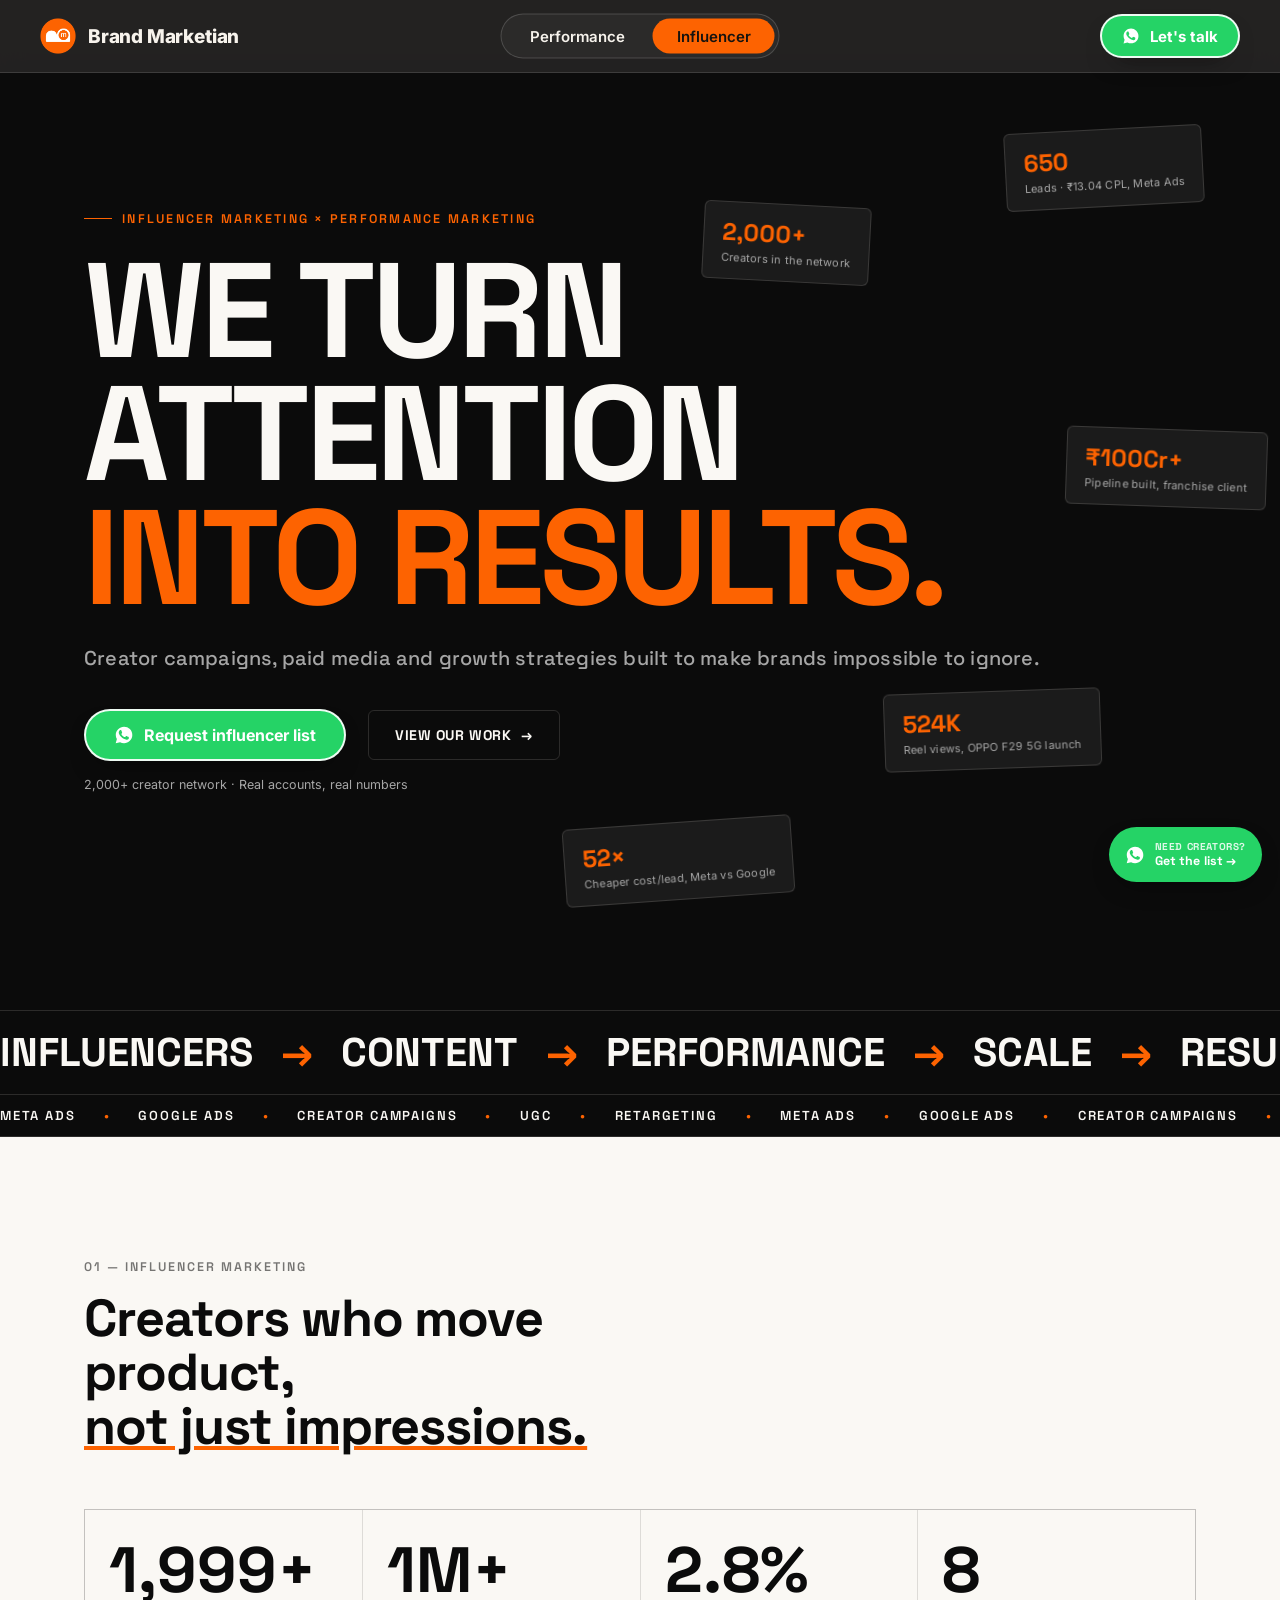
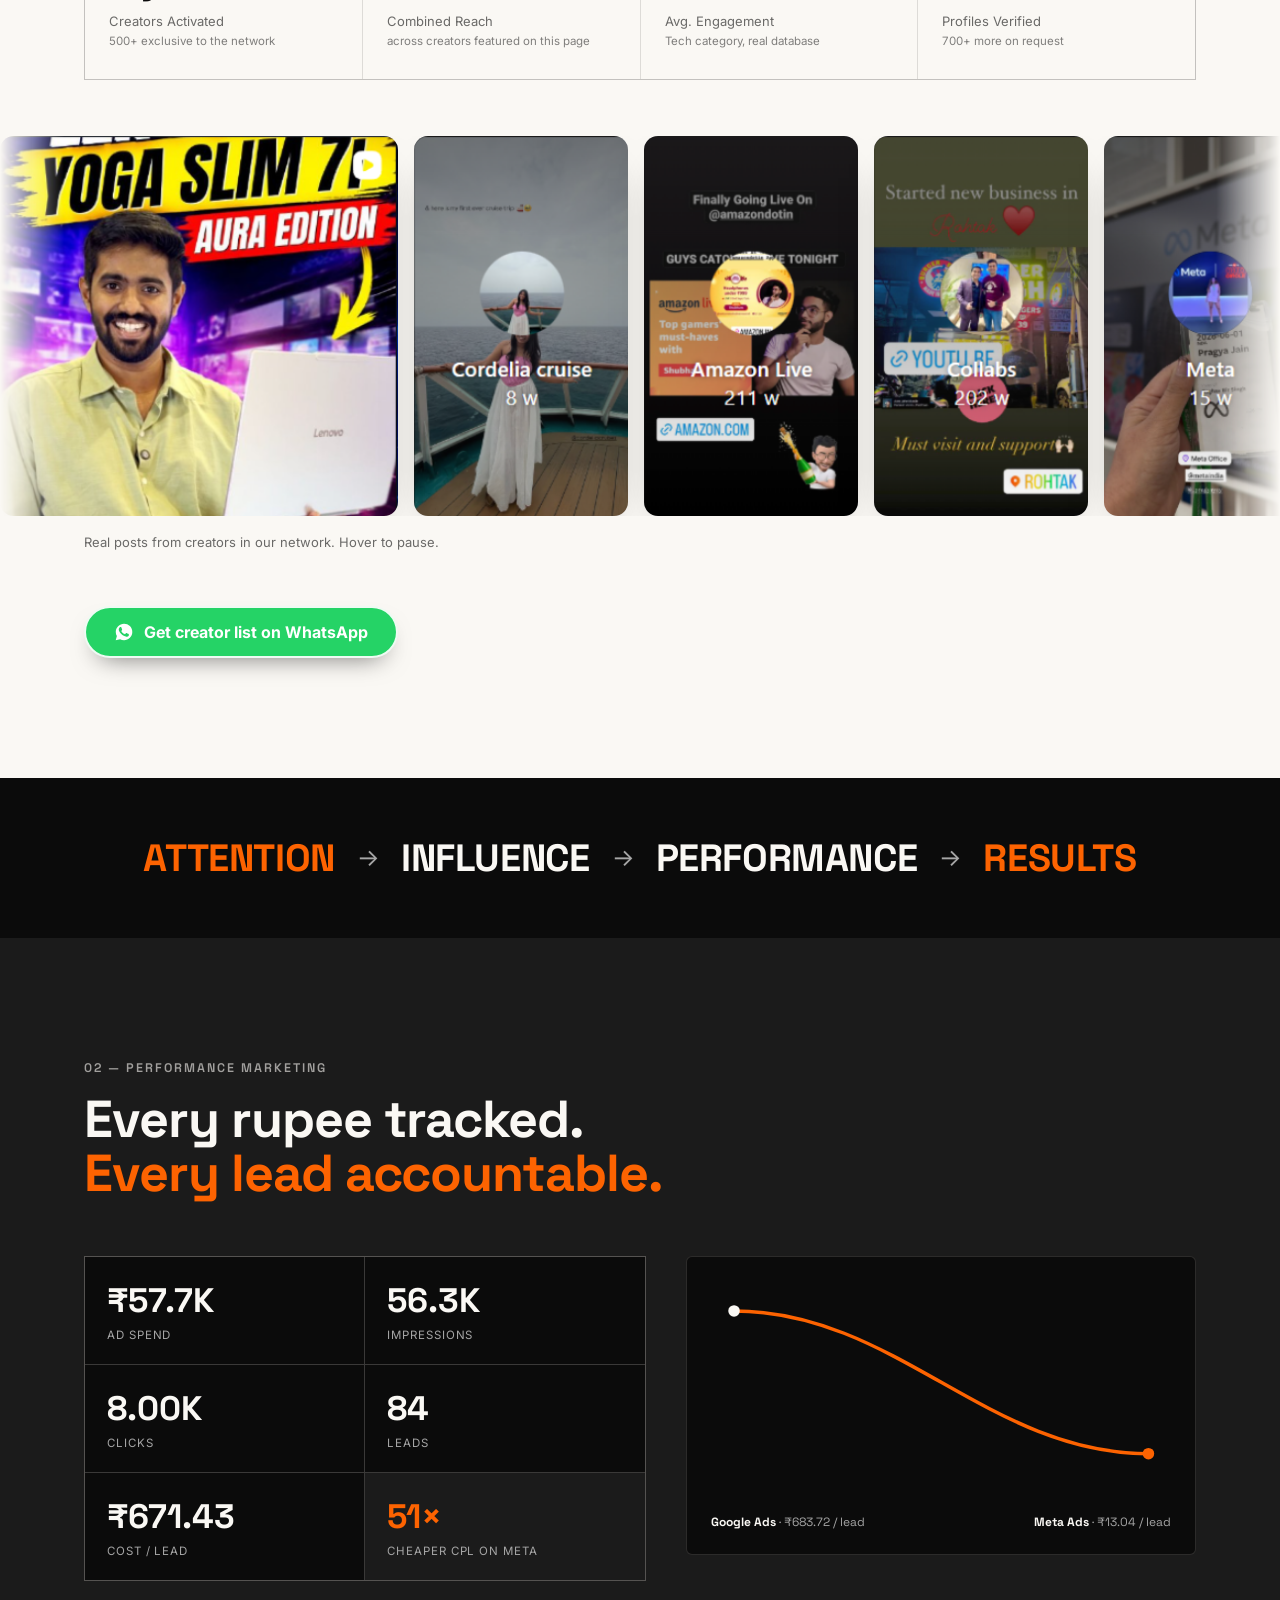
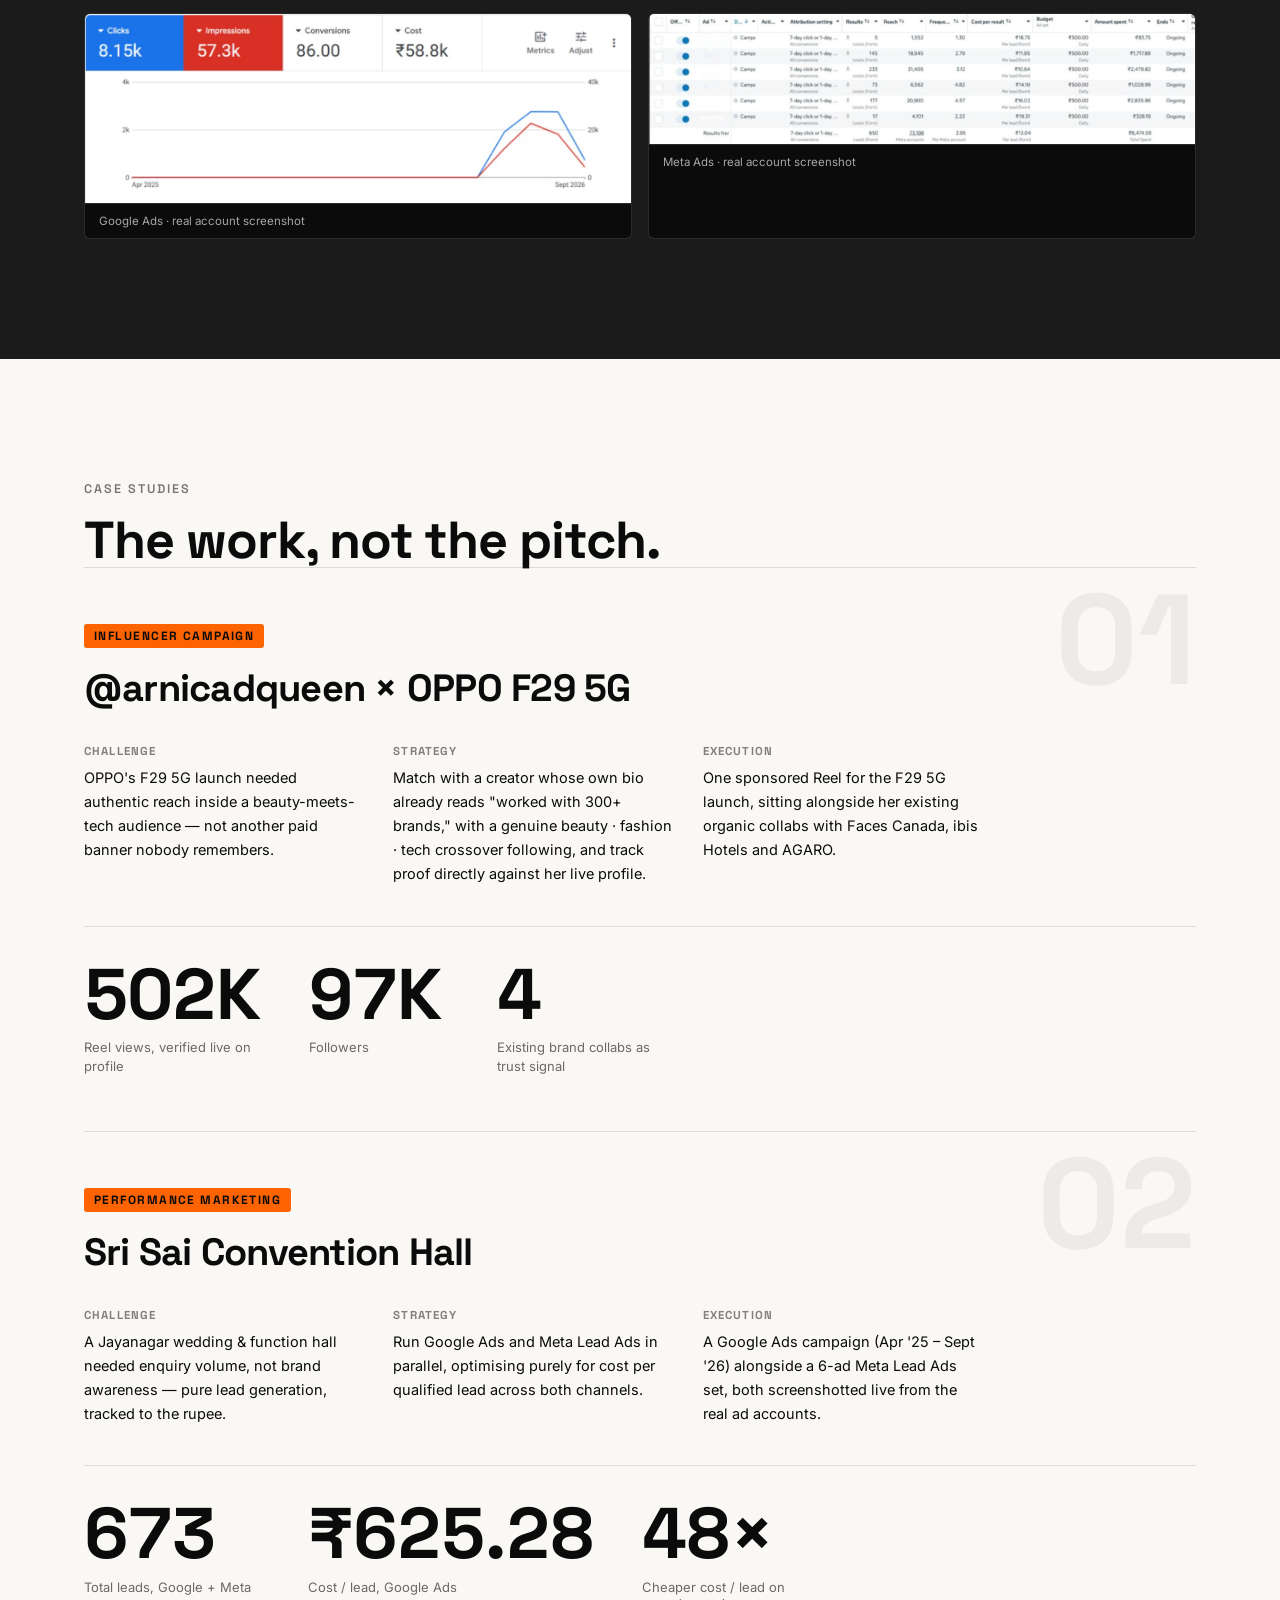
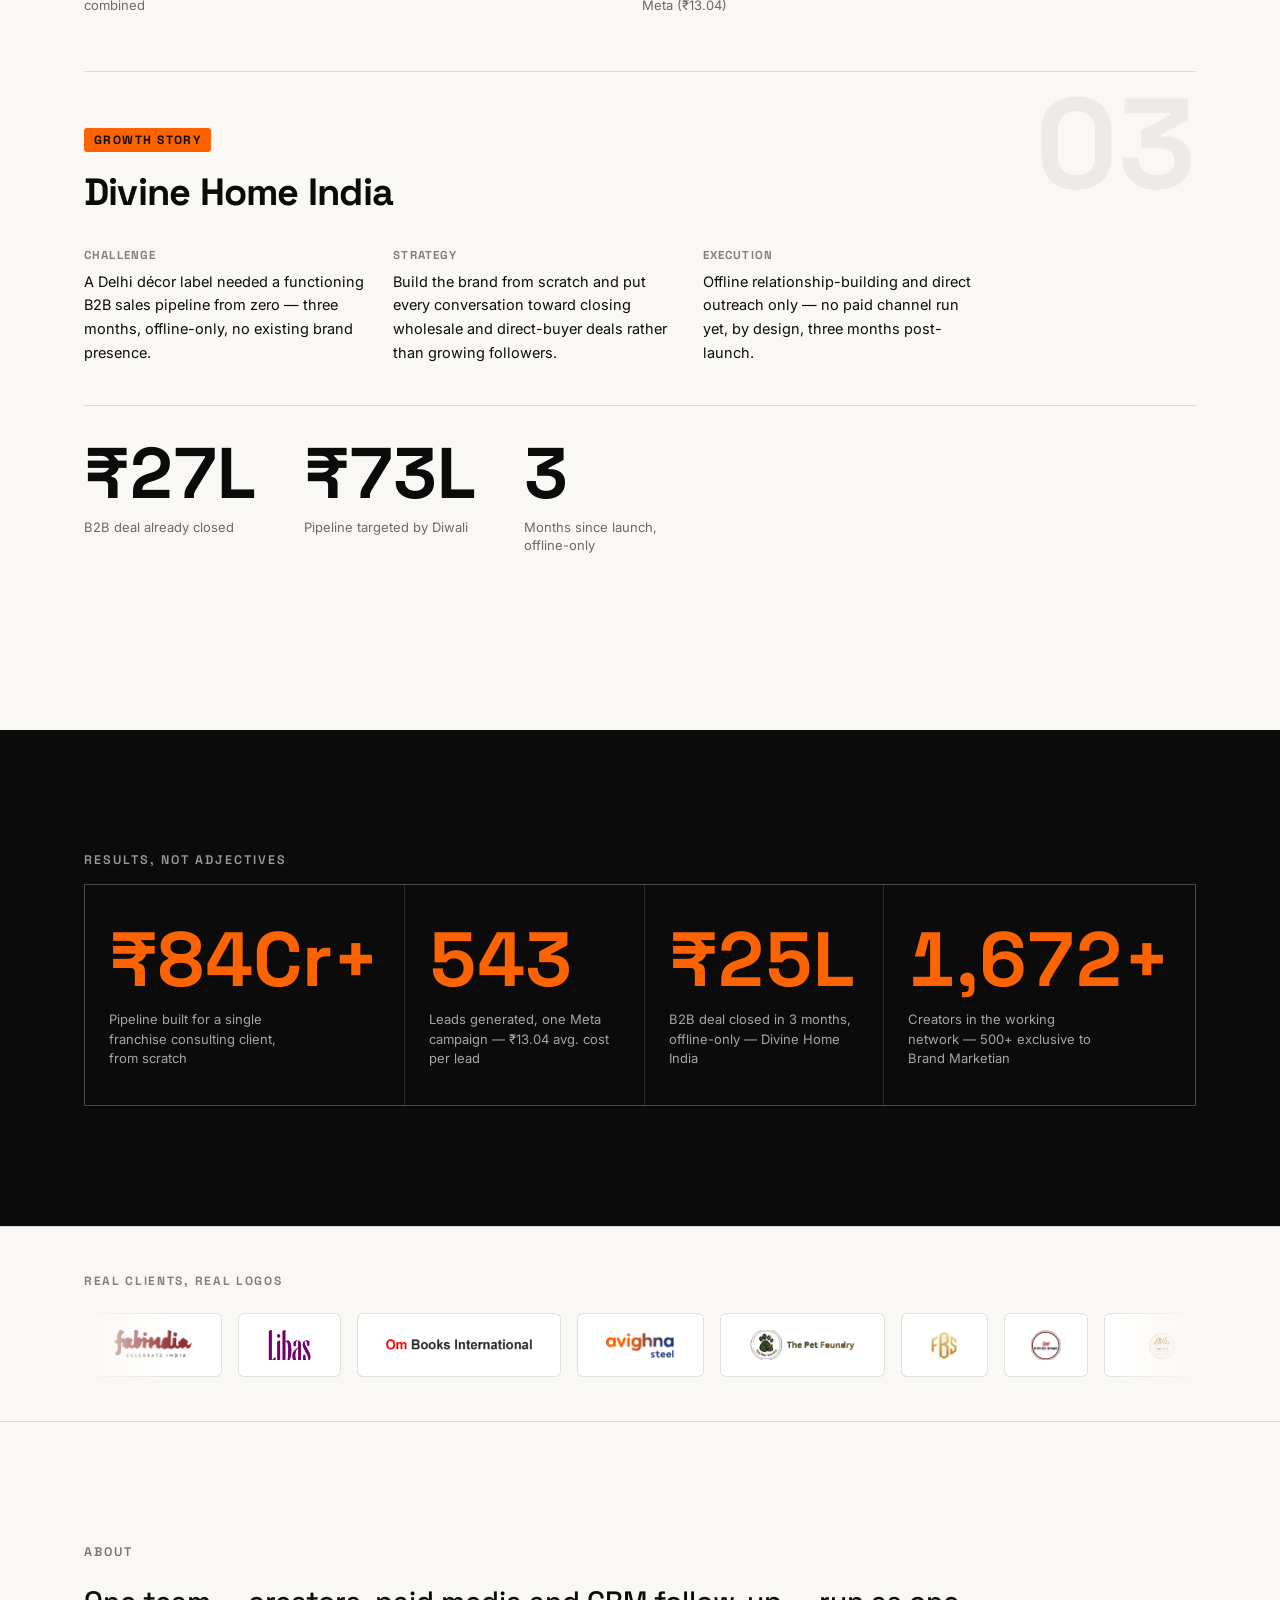
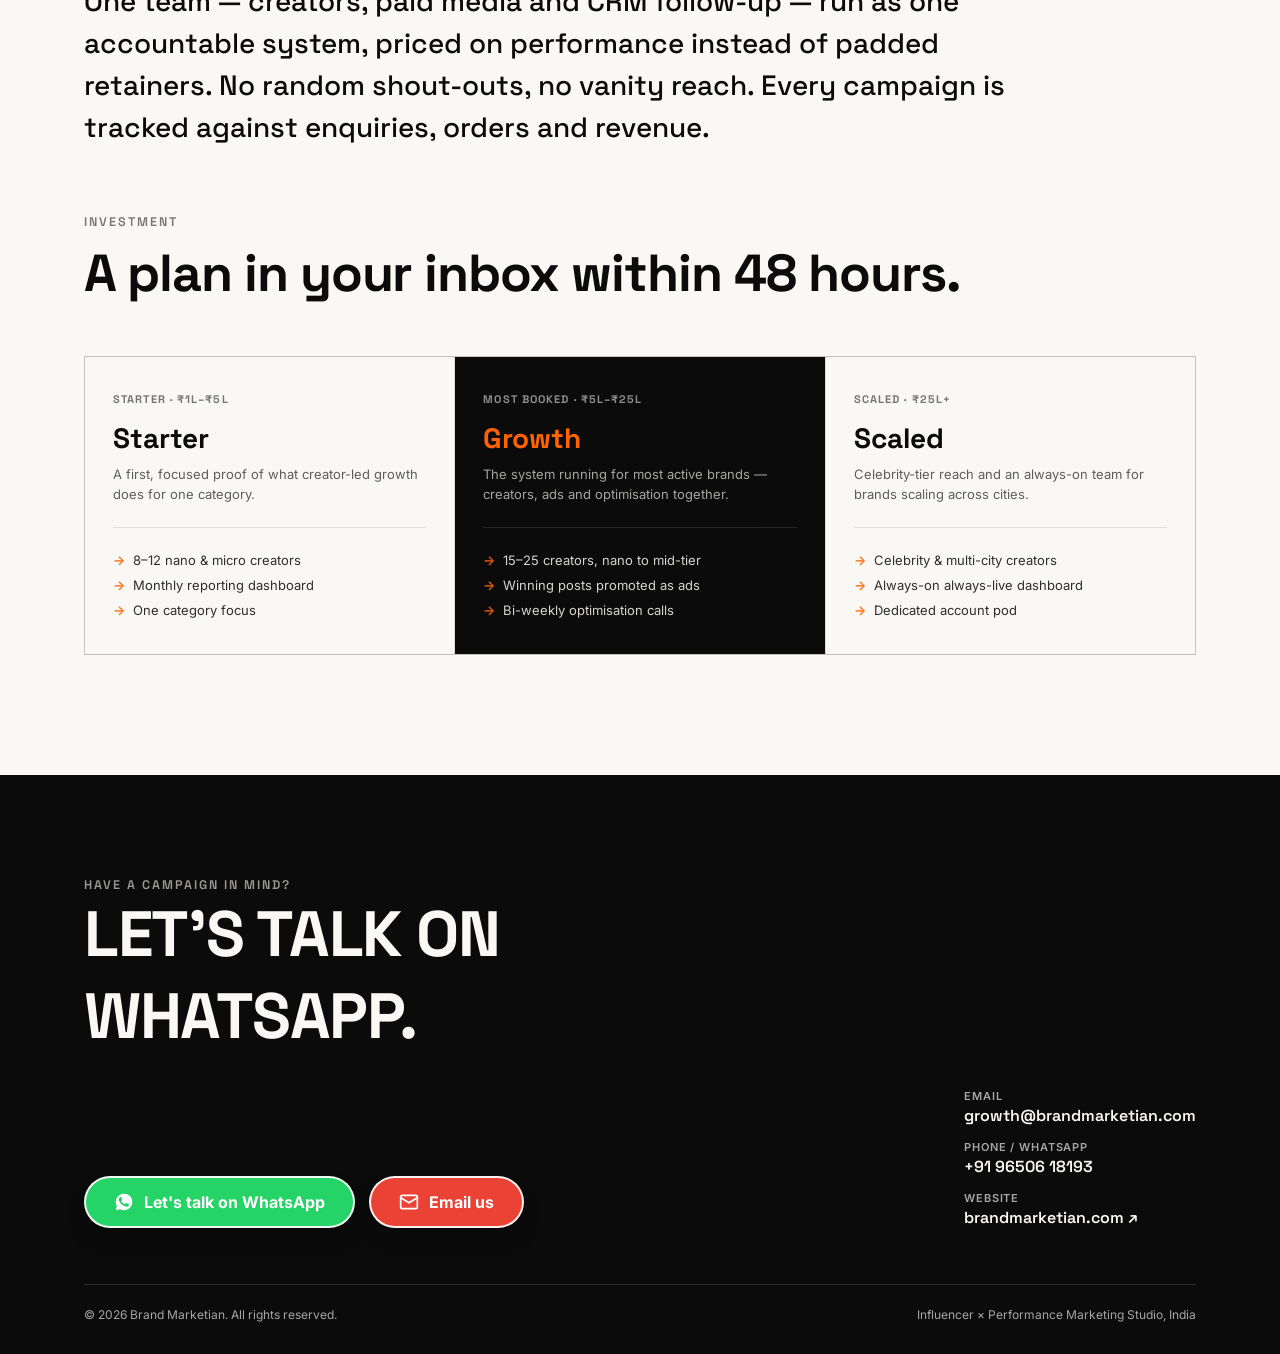
<file: site/influencer.html>
<!doctype html><html lang="en"><head><meta charset=utf8><meta name=viewport content="width=device-width,initial-scale=1,viewport-fit=cover"><style>:root{color-scheme:light;box-sizing:border-box;padding-top:env(safe-area-inset-top,0px);padding-bottom:env(safe-area-inset-bottom,0px)}html{scroll-padding-top:env(safe-area-inset-top,0px)}body{margin:0;padding:0;font:14px -apple-system,BlinkMacSystemFont,sans-serif;background:#faf9f5;color:#141413}img{max-width:100%}[hidden]:not([hidden=until-found i]){display:none!important}</style></head><body>

<!doctype html>
<title>Influencer Marketing Portfolio | Brand Marketian</title>
<meta name="description" content="A network of 2,000+ creators across beauty, tech, food, fashion and fitness. See real creator campaigns from Brand Marketian, including the OPPO F29 5G launch with 524K Reel views.">
<link rel="canonical" href="https://portfolio.brandmarketian.com/influencer">
<meta name="robots" content="index, follow, max-image-preview:large, max-snippet:-1, max-video-preview:-1">
<meta name="author" content="Brand Marketian">
<meta name="theme-color" content="#0F0D0B">
<link rel="preconnect" href="https://fonts.gstatic.com" crossorigin>
<link rel="stylesheet" href="https://fonts.googleapis.com/css2?family=Inter:wght@600;700;800&display=swap">
<link rel="stylesheet" href="buttons.css">
<link rel="stylesheet" href="nav.css">
<meta property="og:type" content="website">
<meta property="og:site_name" content="Brand Marketian">
<meta property="og:title" content="Influencer Marketing Portfolio | Brand Marketian">
<meta property="og:description" content="A network of 2,000+ creators across beauty, tech, food, fashion and fitness. See real creator campaigns from Brand Marketian, including the OPPO F29 5G launch with 524K Reel views.">
<meta property="og:url" content="https://portfolio.brandmarketian.com/influencer">
<meta property="og:image" content="https://portfolio.brandmarketian.com/og-image.png">
<meta property="og:image:width" content="1200">
<meta property="og:image:height" content="630">
<meta property="og:locale" content="en_IN">
<meta name="twitter:card" content="summary_large_image">
<meta name="twitter:title" content="Influencer Marketing Portfolio | Brand Marketian">
<meta name="twitter:description" content="A network of 2,000+ creators across beauty, tech, food, fashion and fitness. See real creator campaigns from Brand Marketian, including the OPPO F29 5G launch with 524K Reel views.">
<meta name="twitter:image" content="https://portfolio.brandmarketian.com/og-image.png">
<link rel="icon" href="/favicon.ico?v=2" sizes="any">
<link rel="icon" type="image/png" sizes="16x16" href="/favicon-16x16.png?v=2">
<link rel="icon" type="image/png" sizes="32x32" href="/favicon-32x32.png?v=2">
<link rel="icon" type="image/png" sizes="48x48" href="/favicon-48.png?v=2">
<link rel="icon" type="image/png" sizes="192x192" href="/android-chrome-192x192.png?v=2">
<link rel="manifest" href="/site.webmanifest">
<link rel="apple-touch-icon" sizes="180x180" href="/apple-touch-icon.png?v=2">
<script type="application/ld+json">{"@context": "https://schema.org", "@graph": [{"@type": "Organization", "@id": "https://brandmarketian.com/#org", "name": "Brand Marketian", "url": "https://brandmarketian.com/", "logo": "https://brandmarketian.com/android-chrome-512x512.png", "email": "growth@brandmarketian.com", "telephone": "+919650618193", "sameAs": ["https://www.instagram.com/brand.marketian/", "https://www.linkedin.com/company/brand-marketian/", "https://www.facebook.com/profile.php?id=61591130245837"]}, {"@type": "WebPage", "@id": "https://portfolio.brandmarketian.com/influencer#webpage", "url": "https://portfolio.brandmarketian.com/influencer", "name": "Influencer Marketing Portfolio | Brand Marketian", "description": "A network of 2,000+ creators across beauty, tech, food, fashion and fitness. See real creator campaigns from Brand Marketian, including the OPPO F29 5G launch with 524K Reel views.", "inLanguage": "en-IN", "isPartOf": {"@id": "https://brandmarketian.com/#website"}, "publisher": {"@id": "https://brandmarketian.com/#org"}, "primaryImageOfPage": {"@type": "ImageObject", "url": "https://portfolio.brandmarketian.com/og-image.png"}, "breadcrumb": {"@id": "https://portfolio.brandmarketian.com/influencer#breadcrumb"}}, {"@type": "BreadcrumbList", "@id": "https://portfolio.brandmarketian.com/influencer#breadcrumb", "itemListElement": [{"@type": "ListItem", "position": 1, "name": "Brand Marketian", "item": "https://brandmarketian.com/"}, {"@type": "ListItem", "position": 2, "name": "Portfolio", "item": "https://portfolio.brandmarketian.com/"}, {"@type": "ListItem", "position": 3, "name": "Influencer", "item": "https://portfolio.brandmarketian.com/influencer"}]}]}</script>
<meta charset="utf-8">
<link rel="preconnect" href="https://fonts.googleapis.com">
<link rel="preconnect" href="https://fonts.gstatic.com" crossorigin>
<link href="https://fonts.googleapis.com/css2?family=Space+Grotesk:wght@500;600;700&family=Inter:wght@400;500;600;700;800&display=swap" rel="stylesheet">
<style>
  :root{
    --ink:#0B0B0B;
    --paper:#FAF8F4;
    --orange:#FD6301;
    --charcoal:#1B1B1B;
    --grey:#A6A6A6;
    --card:#ffffff;
    --line:rgba(10,10,10,.12);
    --line-dark:rgba(245,242,234,.14);
    --r:6px;
  }
  *{box-sizing:border-box;}
  html,body{margin:0;padding:0;}
  body{
    background:var(--paper);color:var(--ink);
    font-family:"Inter",system-ui,sans-serif;
    -webkit-font-smoothing:antialiased;
  }
  img{max-width:100%;display:block;}
  h1,h2,h3{font-family:"Space Grotesk",system-ui,sans-serif;margin:0;letter-spacing:-.02em;}
  a{color:inherit;}
  .num{font-variant-numeric:tabular-nums;}
  .wrap{max-width:1240px;margin-inline:auto;padding-inline:clamp(20px,5vw,64px);}
  .accent{color:var(--orange);}
  .sec{padding-block:clamp(64px,10vw,120px);}
  .sec--light{background:var(--paper);color:var(--ink);}
  .sec--dark{background:var(--charcoal);color:var(--paper);}
  .sec-head{max-width:66ch;}
  .eyebrow{
    display:inline-flex;align-items:center;gap:10px;
    font-family:"Space Grotesk";font-size:12.5px;font-weight:600;letter-spacing:.16em;text-transform:uppercase;
    color:var(--ink);opacity:.55;
  }
  .eyebrow--dark{color:var(--paper);opacity:.6;}
  .sec-h2{font-size:clamp(30px,4.4vw,52px);font-weight:700;line-height:1.04;margin-top:16px;}

  /* reveal + count-up */
  .reveal{opacity:0;transform:translateY(26px);transition:opacity .65s cubic-bezier(.22,1,.36,1),transform .65s cubic-bezier(.22,1,.36,1);transition-delay:calc(var(--i,0) * 90ms);}
  .reveal.is-in{opacity:1;transform:translateY(0);}
  @media (prefers-reduced-motion:reduce){ .reveal{transition:none;opacity:1;transform:none;} }

  /* buttons */
  .btn{
    display:inline-flex;align-items:center;gap:10px;
    font-family:"Space Grotesk";font-weight:700;font-size:14px;letter-spacing:.04em;text-transform:uppercase;
    padding:15px 26px;border-radius:var(--r);text-decoration:none;white-space:nowrap;
    transition:background .2s ease,color .2s ease,border-color .2s ease,transform .2s ease;
  }
  .btn .arrow{transition:transform .2s ease;}
  .btn:hover .arrow{transform:translateX(5px);}
  .btn-orange{background:var(--orange);color:var(--ink);border:1px solid var(--orange);}
  .btn-orange:hover{background:transparent;color:var(--orange);}
  .btn-outline{background:transparent;color:var(--paper);border:1px solid var(--line-dark);}
  .btn-outline:hover{background:var(--orange);color:var(--ink);border-color:var(--orange);}
  .btn-outline-ink{background:transparent;color:var(--ink);border:1px solid var(--line);}
  .btn-outline-ink:hover{background:var(--ink);color:var(--orange);border-color:var(--ink);}

  /* ---------- nav ---------- */
  .nav{
    position:sticky;top:0;z-index:50;background:rgba(10,10,10,.88);backdrop-filter:blur(8px);
    border-bottom:1px solid var(--line-dark);
  }
  .nav .wrap{display:flex;align-items:center;justify-content:space-between;padding-block:14px;gap:20px;flex-wrap:wrap;}
  .nav-brand{display:flex;align-items:center;gap:10px;text-decoration:none;}
  .nav-brand img{height:34px;width:34px;flex:none;}
  .nav-brand span{font-family:"Space Grotesk";font-weight:700;font-size:15px;color:var(--paper);letter-spacing:-.01em;}
  .nav-switch{display:flex;gap:4px;padding:4px;border:1px solid var(--line-dark);border-radius:999px;font-weight:600;font-size:15px;}
  .nav-switch a{padding:9px 24px;border-radius:999px;color:var(--paper);text-decoration:none;transition:background .2s,color .2s;}
  .nav-switch a:hover{color:var(--orange);}
  .nav-switch a[aria-current]{background:var(--orange);color:var(--ink);}
  .nav-switch a[aria-current]:hover{color:var(--ink);}
  .nav .wrap{position:relative;}
  .nav-switch{position:absolute;left:50%;top:50%;transform:translate(-50%,-50%);}
  @media (max-width:760px){
    .nav .wrap{flex-wrap:wrap;justify-content:center;}
    .nav-brand{margin-right:auto;}
    .nav-switch{position:static;transform:none;order:3;flex:1 1 100%;font-size:14px;}
    .nav-switch a{flex:1;text-align:center;padding:10px 12px;}
  }
  .nav-links{display:flex;gap:28px;flex-wrap:wrap;}
  .nav-links a{
    font-family:"Space Grotesk";font-size:12.5px;font-weight:600;letter-spacing:.1em;text-transform:uppercase;
    color:var(--grey);text-decoration:none;transition:color .2s ease;
  }
  .nav-links a:hover{color:var(--orange);}

  /* ---------- hero ---------- */
  .hero{position:relative;background:var(--ink);color:var(--paper);overflow:hidden;padding-block:clamp(72px,12vw,132px) clamp(120px,16vw,220px);}
  .hero-inner{max-width:1240px;margin-inline:auto;padding-inline:clamp(20px,5vw,64px);position:relative;z-index:2;}
  .hero-kicker{
    display:inline-flex;align-items:center;gap:10px;
    font-family:"Space Grotesk";font-size:12.5px;font-weight:600;letter-spacing:.18em;text-transform:uppercase;color:var(--orange);
  }
  .hero-kicker::before{content:"";width:28px;height:1px;background:var(--orange);display:inline-block;}
  .hero-h1{
    margin-top:22px;font-size:clamp(52px,10.5vw,138px);line-height:.92;font-weight:700;
    text-transform:uppercase;letter-spacing:-.03em;
  }
  .hero-h1 span{display:block;}
  .hero-sub{
    margin-top:26px;font-family:"Space Grotesk";font-size:clamp(15px,1.6vw,20px);font-weight:500;color:var(--grey);
    letter-spacing:.01em;
  }
  .hero-actions{margin-top:38px;display:flex;align-items:center;gap:22px;flex-wrap:wrap;}
  .hero-note{font-size:12.5px;color:var(--grey);}

  .float-cards{position:absolute;inset:0;z-index:1;pointer-events:none;}
  .float-card{
    position:absolute;pointer-events:auto;
    background:var(--charcoal);border:1px solid var(--line-dark);border-radius:var(--r);
    padding:14px 18px;min-width:150px;
    will-change:transform;
  }
  .float-card .fc-v{display:block;font-family:"Space Grotesk";font-weight:700;font-size:24px;color:var(--orange);}
  .float-card .fc-l{display:block;font-size:11px;color:var(--grey);margin-top:3px;letter-spacing:.02em;}
  .fc1{top:6%;right:6%;transform:rotate(-3deg);}
  .fc2{top:38%;right:1%;transform:rotate(2deg);}
  .fc3{top:66%;right:14%;transform:rotate(-2deg);}
  .fc4{top:14%;right:32%;transform:rotate(3deg);}
  .fc5{top:80%;right:38%;transform:rotate(-4deg);}
  @media (max-width:980px){
    .float-cards{position:static;display:grid;grid-template-columns:repeat(2,1fr);gap:12px;margin-top:44px;}
    .float-card{position:static !important;transform:none !important;}
  }

  /* ---------- marquee ---------- */
  .marquee{background:var(--ink);border-top:1px solid var(--line-dark);border-bottom:1px solid var(--line-dark);overflow:hidden;padding-block:0;}
  .mq-row{overflow:hidden;padding-block:16px;}
  .mq-row.alt{padding-block:12px;border-top:1px solid var(--line-dark);}
  .mq-track{display:flex;align-items:center;gap:28px;width:max-content;white-space:nowrap;animation:mq-l 28s linear infinite;}
  .mq-row.alt .mq-track{animation:mq-r 34s linear infinite;}
  .mq-track span{color:var(--orange);}
  .mq-row.alt .mq-track{color:var(--grey);}
  .mq-row.alt .mq-track b{color:var(--paper);font-weight:600;}
  .mq-row:not(.alt) .mq-track{font-family:"Space Grotesk";font-size:clamp(22px,3.6vw,40px);font-weight:700;text-transform:uppercase;color:var(--paper);}
  .mq-row.alt .mq-track{font-family:"Space Grotesk";font-size:13px;font-weight:600;letter-spacing:.14em;text-transform:uppercase;}
  @keyframes mq-l{ from{transform:translateX(0);} to{transform:translateX(-50%);} }
  @keyframes mq-r{ from{transform:translateX(-50%);} to{transform:translateX(0);} }
  @media (prefers-reduced-motion:reduce){ .mq-track{animation:none;} }

  /* ---------- stat row ---------- */
  .stat-row{display:grid;grid-template-columns:repeat(4,1fr);gap:1px;margin-top:56px;background:var(--line);border:1px solid var(--line);}
  @media (max-width:900px){ .stat-row{grid-template-columns:repeat(2,1fr);} }
  .stat{background:var(--paper);padding:28px 24px;}
  .stat-v{display:block;font-family:"Space Grotesk";font-size:clamp(40px,5vw,64px);font-weight:700;line-height:1;}
  .stat-l{display:block;margin-top:10px;font-size:13px;color:var(--ink);opacity:.6;line-height:1.5;}
  .stat-l small{display:block;font-size:11.5px;opacity:.85;margin-top:2px;}

  html,body{overflow-x:clip;}
  /* ---------- creator content marquee ---------- */
  .creator-mq{margin:56px calc(50% - 50vw) 0;overflow:hidden;-webkit-mask-image:linear-gradient(90deg,transparent,#000 5%,#000 95%,transparent);mask-image:linear-gradient(90deg,transparent,#000 5%,#000 95%,transparent);}
  .cmq-track{display:flex;width:max-content;animation:cmq-scroll 80s linear infinite;}
  .cmq-dup{display:contents;}
  .creator-mq:hover .cmq-track,.creator-mq:focus-within .cmq-track{animation-play-state:paused;}
  @keyframes cmq-scroll{to{transform:translateX(-50%);}}
  .cm{display:block;flex:none;margin-right:16px;height:380px;border-radius:14px;overflow:hidden;background:#e9e9ec;box-shadow:0 18px 40px -24px rgba(10,10,10,.55);transition:transform .35s ease,box-shadow .35s ease;}
  a.cm:hover{transform:translateY(-6px);box-shadow:0 26px 44px -22px rgba(253,99,1,.55);}
  .cm img{display:block;height:100%;width:auto;}
  .creator-mq-note{margin-top:18px;font-size:13px;opacity:.6;}
  @media (max-width:760px){.cm{height:280px;margin-right:12px;}.creator-mq{margin-top:40px;}}
  @media (prefers-reduced-motion:reduce){.creator-mq{overflow-x:auto;-webkit-mask-image:none;mask-image:none;}.cmq-track{animation:none;}.cmq-dup{display:none;}}

  /* ---------- creator orbit ---------- */
  .orbit-wrap{position:relative;margin-top:64px;display:flex;align-items:center;justify-content:center;}
  .orbit{
    position:relative;width:min(720px,100%);aspect-ratio:1/1;margin-inline:auto;
    border-radius:50%;border:1px dashed var(--line);
  }
  .orbit-center{
    position:absolute;inset:0;display:flex;flex-direction:column;align-items:center;justify-content:center;
    text-align:center;padding:20px;
  }
  .orbit-center .oc-v{font-family:"Space Grotesk";font-weight:700;font-size:clamp(30px,4vw,46px);line-height:1;}
  .orbit-center .oc-l{font-family:"Space Grotesk";font-weight:600;font-size:12px;letter-spacing:.1em;text-transform:uppercase;color:var(--ink);opacity:.55;margin-top:10px;max-width:16ch;}
  .orbit-ring{
    position:absolute;inset:0;animation:orbit-spin 70s linear infinite;
  }
  .orbit-ring.paused{animation-play-state:paused;}
  @keyframes orbit-spin{ from{transform:rotate(0deg);} to{transform:rotate(360deg);} }
  .orbit-card{
    position:absolute;top:50%;left:50%;width:150px;margin-top:-64px;margin-left:-75px;
    transform-origin:75px 64px;
  }
  .oc-spin{
    animation:counter-spin 70s linear infinite;
  }
  .orbit-ring.paused .oc-spin{animation-play-state:paused;}
  @keyframes counter-spin{ from{transform:rotate(0deg);} to{transform:rotate(-360deg);} }
  .orbit-card a{
    display:block;background:var(--card);border:1px solid var(--line);border-radius:var(--r);
    overflow:hidden;text-decoration:none;color:var(--ink);
    transition:transform .3s cubic-bezier(.22,1,.36,1),border-color .3s ease;
  }
  .orbit-card .oimg{position:relative;aspect-ratio:1/1;overflow:hidden;background:var(--charcoal);}
  .orbit-card .oimg img{width:100%;height:100%;object-fit:cover;}
  .orbit-card .ocap{padding:9px 11px;}
  .orbit-card .ocap b{display:block;font-family:"Space Grotesk";font-size:12px;font-weight:700;}
  .orbit-card .ocap span{display:block;font-size:10.5px;color:var(--ink);opacity:.55;margin-top:2px;}
  .orbit-card:hover a{transform:scale(1.12);border-color:var(--orange);z-index:5;position:relative;}
  @media (max-width:760px){
    .orbit{display:none;}
    .orbit-mobile{display:grid !important;}
  }
  .orbit-mobile{display:none;grid-template-columns:repeat(2,1fr);gap:10px;margin-top:56px;}
  .orbit-mobile a{
    display:block;background:var(--card);border:1px solid var(--line);border-radius:var(--r);overflow:hidden;text-decoration:none;color:var(--ink);
  }
  .orbit-mobile .oimg{aspect-ratio:1/1;overflow:hidden;background:var(--charcoal);}
  .orbit-mobile .oimg img{width:100%;height:100%;object-fit:cover;}
  .orbit-mobile .ocap{padding:9px 11px;}
  .orbit-mobile .ocap b{display:block;font-family:"Space Grotesk";font-size:12px;font-weight:700;}
  .orbit-mobile .ocap span{display:block;font-size:10.5px;opacity:.55;margin-top:2px;}

  /* ---------- performance kpis + graph ---------- */
  .perf-grid{display:grid;grid-template-columns:1.1fr 1fr;gap:40px;margin-top:56px;align-items:start;}
  @media (max-width:900px){ .perf-grid{grid-template-columns:1fr;} }
  .perf-kpis{display:grid;grid-template-columns:repeat(2,1fr);gap:1px;background:var(--line-dark);border:1px solid var(--line-dark);}
  .pk{background:var(--ink);padding:22px;}
  .pk--accent{background:var(--charcoal);}
  .pk-v{display:block;font-family:"Space Grotesk";font-size:clamp(26px,3vw,34px);font-weight:700;color:var(--paper);}
  .pk--accent .pk-v{color:var(--orange);}
  .pk-l{display:block;margin-top:6px;font-size:11.5px;color:var(--grey);text-transform:uppercase;letter-spacing:.08em;}
  .perf-graph{background:var(--ink);border:1px solid var(--line-dark);border-radius:var(--r);padding:24px;}
  .perf-graph svg{width:100%;height:auto;display:block;}
  .draw-line{fill:none;stroke:var(--orange);stroke-width:3;stroke-linecap:round;transition:stroke-dashoffset 1.4s cubic-bezier(.22,1,.36,1);}
  .perf-graph-labels{display:flex;justify-content:space-between;margin-top:14px;font-family:"Space Grotesk";font-size:12px;color:var(--grey);}
  .perf-graph-labels b{color:var(--paper);}
  .perf-shots{display:grid;grid-template-columns:1fr 1fr;gap:16px;margin-top:32px;}
  @media (max-width:760px){ .perf-shots{grid-template-columns:1fr;} }
  .perf-shots figure{margin:0;border:1px solid var(--line-dark);border-radius:var(--r);overflow:hidden;background:var(--ink);}
  .perf-shots img{width:100%;height:auto;display:block;}
  .perf-shots figcaption{padding:10px 14px;font-size:11.5px;color:var(--grey);border-top:1px solid var(--line-dark);}

  /* ---------- attention -> influence -> performance -> results strip ---------- */
  .story{background:var(--ink);color:var(--paper);padding-block:56px;overflow:hidden;}
  .story-track{display:flex;align-items:center;justify-content:center;gap:22px;flex-wrap:wrap;}
  .story-word{
    font-family:"Space Grotesk";font-weight:700;font-size:clamp(20px,3.2vw,38px);text-transform:uppercase;
    letter-spacing:-.01em;
  }
  .story-word.on{color:var(--orange);}
  .story-arrow{color:var(--grey);font-size:clamp(16px,2vw,24px);}

  /* ---------- case studies ---------- */
  .case{border-top:1px solid var(--line);padding-block:56px;position:relative;}
  .case:first-of-type{border-top:none;}
  .case-num{
    position:absolute;top:8px;right:0;font-family:"Space Grotesk";font-weight:700;
    font-size:clamp(80px,10vw,160px);line-height:1;color:var(--ink);opacity:.05;pointer-events:none;user-select:none;
  }
  .case-head{position:relative;z-index:1;max-width:72ch;}
  .case-cat{
    font-family:"Space Grotesk";font-size:12px;font-weight:700;letter-spacing:.12em;text-transform:uppercase;
    color:var(--ink);background:var(--orange);display:inline-block;padding:4px 10px;border-radius:3px;
  }
  .case-title{margin-top:16px;font-size:clamp(24px,3.2vw,38px);font-weight:700;}
  .case-csr{display:grid;grid-template-columns:repeat(3,1fr);gap:28px;margin-top:32px;max-width:100ch;}
  @media (max-width:840px){ .case-csr{grid-template-columns:1fr;} }
  .case-csr div b{
    font-family:"Space Grotesk";font-size:11.5px;font-weight:700;letter-spacing:.1em;text-transform:uppercase;
    color:var(--ink);opacity:.5;display:block;margin-bottom:8px;
  }
  .case-csr div p{margin:0;font-size:14.5px;line-height:1.65;color:var(--ink);}
  .case-results{display:flex;flex-wrap:wrap;gap:48px;margin-top:40px;padding-top:32px;border-top:1px solid var(--line);}
  .case-results div{min-width:140px;}
  .res-v{display:block;font-family:"Space Grotesk";font-size:clamp(44px,5.6vw,72px);font-weight:700;line-height:1;}
  .res-l{display:block;margin-top:8px;font-size:13px;color:var(--ink);opacity:.6;max-width:22ch;line-height:1.4;}

  /* ---------- results wall ---------- */
  .results-wall{background:var(--ink);color:var(--paper);padding-block:clamp(72px,10vw,120px);}
  .rw-grid{display:grid;grid-template-columns:repeat(4,1fr);gap:1px;background:var(--line-dark);border:1px solid var(--line-dark);margin-top:16px;}
  @media (max-width:840px){ .rw-grid{grid-template-columns:repeat(2,1fr);} }
  .rw-cell{background:var(--ink);padding:36px 24px;}
  .rw-v{font-family:"Space Grotesk";font-weight:700;font-size:clamp(40px,6vw,88px);line-height:1;color:var(--orange);}
  .rw-l{margin-top:12px;font-size:13px;color:var(--grey);line-height:1.5;max-width:24ch;}

  /* ---------- trust strip (logos) ---------- */
  .trust{background:var(--paper);border-top:1px solid var(--line);border-bottom:1px solid var(--line);padding-block:44px;}
  .trust-label{font-family:"Space Grotesk";font-size:12px;font-weight:700;letter-spacing:.14em;text-transform:uppercase;color:var(--ink);opacity:.5;}
  .trust-wrap{margin-top:24px;overflow:hidden;-webkit-mask-image:linear-gradient(90deg,transparent,#000 8%,#000 92%,transparent);mask-image:linear-gradient(90deg,transparent,#000 8%,#000 92%,transparent);}
  .trust-track{display:flex;align-items:center;gap:16px;width:max-content;animation:mq-l 30s linear infinite;}
  .trust-chip{background:#fff;border:1px solid var(--line);border-radius:var(--r);padding:16px 26px;display:flex;align-items:center;justify-content:center;height:64px;flex:none;}
  .trust-chip img{height:30px;width:auto;max-width:150px;object-fit:contain;}

  /* ---------- about + investment ---------- */
  .about-lead{font-size:clamp(20px,2.6vw,28px);font-weight:500;color:var(--ink);line-height:1.5;max-width:52ch;margin-top:20px;font-family:"Space Grotesk";}
  .invest-grid{display:grid;grid-template-columns:repeat(3,1fr);gap:1px;background:var(--line);border:1px solid var(--line);margin-top:56px;}
  @media (max-width:840px){ .invest-grid{grid-template-columns:1fr;} }
  .invest-card{background:var(--paper);padding:32px 28px;position:relative;}
  .invest-card--featured{background:var(--ink);color:var(--paper);}
  .invest-tag{font-family:"Space Grotesk";font-size:11px;font-weight:700;letter-spacing:.1em;text-transform:uppercase;opacity:.55;}
  .invest-band{font-family:"Space Grotesk";font-size:28px;font-weight:700;margin-top:14px;}
  .invest-card--featured .invest-band{color:var(--orange);}
  .invest-name{font-size:14px;font-weight:600;margin-top:6px;}
  .invest-desc{font-size:13px;opacity:.65;line-height:1.6;margin-top:8px;}
  .invest-card ul{list-style:none;margin:22px 0 0;padding:20px 0 0;border-top:1px solid var(--line);font-size:13px;line-height:1.9;opacity:.85;}
  .invest-card--featured ul{border-top-color:var(--line-dark);}
  .invest-card ul li{position:relative;padding-left:20px;}
  .invest-card ul li::before{content:"→";position:absolute;left:0;color:var(--orange);font-weight:700;}
  .invest-card--featured{}

  /* ---------- footer ---------- */
  .footer{background:var(--ink);color:var(--paper);padding-block:clamp(64px,9vw,100px) 32px;}
  .footer-h{font-size:clamp(34px,5.2vw,64px);font-weight:700;max-width:16ch;text-transform:uppercase;}
  .footer-row{display:flex;justify-content:space-between;align-items:flex-end;gap:32px;flex-wrap:wrap;margin-top:32px;}
  .footer-contacts{display:flex;flex-direction:column;gap:14px;}
  .footer-contacts a{
    font-family:"Space Grotesk";font-weight:600;font-size:16px;text-decoration:none;color:var(--paper);
    display:flex;flex-direction:column;gap:2px;
  }
  .footer-contacts a span{font-size:11px;color:var(--grey);text-transform:uppercase;letter-spacing:.08em;font-family:"Inter";font-weight:600;}
  .footer-contacts a:hover{color:var(--orange);}
  .footer-bottom{
    display:flex;justify-content:space-between;flex-wrap:wrap;gap:10px;
    margin-top:56px;padding-top:22px;border-top:1px solid var(--line-dark);
    font-size:12px;color:var(--grey);
  }

  /* ---------- floating whatsapp ---------- */
  .wa-float{
    position:fixed;right:18px;bottom:18px;z-index:60;
    display:flex;align-items:center;gap:10px;
    background:#25D366;color:#fff;text-decoration:none;
    border-radius:999px;padding:13px 16px;box-shadow:0 10px 24px -8px rgba(0,0,0,.4);
  }
  .wa-float svg{width:20px;height:20px;flex:none;}
  .wa-float .wa-text{font-family:"Space Grotesk";font-weight:700;font-size:12.5px;letter-spacing:.01em;white-space:nowrap;}
  .wa-float .wa-text .l1{display:block;opacity:.85;font-size:10px;text-transform:uppercase;letter-spacing:.06em;}
  @media (max-width:640px){ .wa-float .wa-text .l1{display:none;} }
</style>

<header class="bm-nav"><div class="bm-nav-in"><a class="bm-brand" href="index.html"><img src="logos/marketian-mark.png" alt="" width="36" height="36"><span>Brand Marketian</span></a><div class="bm-switch" role="navigation" aria-label="Portfolio sections"><a href="index.html">Performance</a><a href="influencer.html" aria-current="page">Influencer</a></div><a class="bm-btn bm-btn--wa bm-btn--sm" href="https://wa.me/919650618193?text=Hi%2C%20I%20saw%20your%20portfolio%20and%20would%20like%20to%20talk." target="_blank" rel="noopener"><svg viewBox="0 0 24 24" fill="currentColor" aria-hidden="true"><path d="M12.04 2C6.58 2 2.13 6.45 2.13 11.91c0 1.75.46 3.45 1.32 4.95L2.05 22l5.25-1.38a9.9 9.9 0 0 0 4.74 1.21h.01c5.46 0 9.91-4.45 9.91-9.91 0-2.65-1.03-5.13-2.9-7A9.87 9.87 0 0 0 12.04 2zm5.82 14.09c-.25.7-1.24 1.3-2.02 1.46-.55.11-1.26.2-3.67-.79-3.08-1.27-5.06-4.4-5.22-4.6-.15-.21-1.24-1.65-1.24-3.15s.78-2.23 1.06-2.53c.27-.3.6-.37.8-.37h.57c.18 0 .43-.07.67.51.25.6.85 2.09.92 2.24.07.15.12.32.02.53-.1.21-.15.34-.3.52-.15.18-.31.4-.44.53-.15.15-.3.31-.13.6.17.3.76 1.26 1.64 2.04 1.13 1 2.08 1.32 2.38 1.47.3.15.47.13.65-.07.18-.21.75-.87.95-1.17.2-.3.4-.25.67-.15.27.1 1.72.81 2.02.96.3.15.5.22.57.35.07.13.07.75-.18 1.45z"/></svg>Let's talk</a></div></header>

<header class="hero" id="top">
  <div class="hero-inner">
    <span class="hero-kicker">Influencer Marketing × Performance Marketing</span>
    <h1 class="hero-h1">
      <span class="reveal" style="--i:0">WE TURN</span>
      <span class="reveal" style="--i:1">ATTENTION</span>
      <span class="reveal accent" style="--i:2">INTO RESULTS.</span>
    </h1>
    <p class="hero-sub reveal" style="--i:3">Creator campaigns, paid media and growth strategies built to make brands impossible to ignore.</p>
    <div class="hero-actions reveal" style="--i:4">
      <a class="bm-btn bm-btn--wa" href="https://wa.me/919650618193?text=Hi%2C%20I%27d%20like%20to%20request%20your%20influencer%2Fcreator%20list.%20Please%20share%20the%20relevant%20creators%20for%20my%20brand." target="_blank" rel="noopener"><svg viewBox="0 0 24 24" fill="currentColor" aria-hidden="true"><path d="M12.04 2C6.58 2 2.13 6.45 2.13 11.91c0 1.75.46 3.45 1.32 4.95L2.05 22l5.25-1.38a9.9 9.9 0 0 0 4.74 1.21h.01c5.46 0 9.91-4.45 9.91-9.91 0-2.65-1.03-5.13-2.9-7A9.87 9.87 0 0 0 12.04 2zm5.82 14.09c-.25.7-1.24 1.3-2.02 1.46-.55.11-1.26.2-3.67-.79-3.08-1.27-5.06-4.4-5.22-4.6-.15-.21-1.24-1.65-1.24-3.15s.78-2.23 1.06-2.53c.27-.3.6-.37.8-.37h.57c.18 0 .43-.07.67.51.25.6.85 2.09.92 2.24.07.15.12.32.02.53-.1.21-.15.34-.3.52-.15.18-.31.4-.44.53-.15.15-.3.31-.13.6.17.3.76 1.26 1.64 2.04 1.13 1 2.08 1.32 2.38 1.47.3.15.47.13.65-.07.18-.21.75-.87.95-1.17.2-.3.4-.25.67-.15.27.1 1.72.81 2.02.96.3.15.5.22.57.35.07.13.07.75-.18 1.45z"/></svg>Request influencer list</a>
      <a class="btn btn-outline" href="#work">View Our Work <span class="arrow">→</span></a>
    </div>
    <p class="hero-note reveal" style="--i:5;margin-top:16px;">2,000+ creator network · Real accounts, real numbers</p>
  </div>
  <div class="float-cards" id="floatCards">
    <div class="float-card fc1" data-rot="-3"><span class="fc-v" data-count="650">0</span><span class="fc-l">Leads · ₹13.04 CPL, Meta Ads</span></div>
    <div class="float-card fc2" data-rot="2"><span class="fc-v" data-prefix="₹" data-count="100" data-suffix="Cr+">0</span><span class="fc-l">Pipeline built, franchise client</span></div>
    <div class="float-card fc3" data-rot="-2"><span class="fc-v" data-count="524" data-suffix="K">0</span><span class="fc-l">Reel views, OPPO F29 5G launch</span></div>
    <div class="float-card fc4" data-rot="3"><span class="fc-v" data-count="2000" data-suffix="+">0</span><span class="fc-l">Creators in the network</span></div>
    <div class="float-card fc5" data-rot="-4"><span class="fc-v" data-count="52" data-suffix="×">0</span><span class="fc-l">Cheaper cost/lead, Meta vs Google</span></div>
  </div>
</header>

<div class="marquee">
  <div class="mq-row">
    <div class="mq-track">INFLUENCERS <span>→</span> CONTENT <span>→</span> PERFORMANCE <span>→</span> SCALE <span>→</span> RESULTS <span>→</span> INFLUENCERS <span>→</span> CONTENT <span>→</span> PERFORMANCE <span>→</span> SCALE <span>→</span> RESULTS <span>→</span></div>
  </div>
  <div class="mq-row alt">
    <div class="mq-track"><b>META ADS</b> <span>•</span> <b>GOOGLE ADS</b> <span>•</span> <b>CREATOR CAMPAIGNS</b> <span>•</span> <b>UGC</b> <span>•</span> <b>RETARGETING</b> <span>•</span> <b>META ADS</b> <span>•</span> <b>GOOGLE ADS</b> <span>•</span> <b>CREATOR CAMPAIGNS</b> <span>•</span> <b>UGC</b> <span>•</span> <b>RETARGETING</b> <span>•</span></div>
  </div>
</div>

<section id="influencer" class="sec sec--light">
  <div class="wrap">
    <div class="sec-head">
      <span class="eyebrow">01 — Influencer Marketing</span>
      <h2 class="sec-h2 reveal">Creators who move product,<br><span style="color:var(--ink);text-decoration:underline;text-decoration-color:var(--orange);text-decoration-thickness:4px;">not just impressions.</span></h2>
    </div>

    <div class="stat-row">
      <div class="stat reveal" style="--i:0"><span class="stat-v" data-count="2000" data-suffix="+">0</span><span class="stat-l">Creators Activated<small>500+ exclusive to the network</small></span></div>
      <div class="stat reveal" style="--i:1"><span class="stat-v" data-count="1" data-suffix="M+">0</span><span class="stat-l">Combined Reach<small>across creators featured on this page</small></span></div>
      <div class="stat reveal" style="--i:2"><span class="stat-v" data-count="2.8" data-decimals="1" data-suffix="%">0</span><span class="stat-l">Avg. Engagement<small>Tech category, real database</small></span></div>
      <div class="stat reveal" style="--i:3"><span class="stat-v" data-count="8">0</span><span class="stat-l">Profiles Verified<small>700+ more on request</small></span></div>
    </div>

    <div class="creator-mq" role="region" aria-label="Creator content from our network, scrolling gallery" tabindex="0">
      <div class="cmq-track"><span class="cm"><img src="creators/malayalamtechofficial-yoga.png" alt="Tech creator video for a laptop launch" width="388" height="370" decoding="async"></span><span class="cm"><img src="creators/tasteoftravels-cruise.png" alt="Travel creator story on a cruise" width="216" height="384" decoding="async"></span><span class="cm"><img src="creators/shubham-amazonlive.png" alt="Creator story: going live on Amazon" width="216" height="384" decoding="async"></span><span class="cm"><img src="creators/ashishmalik-collabs.png" alt="Creator story: brand collabs" width="216" height="384" decoding="async"></span><span class="cm"><img src="creators/pragyajain-meta.png" alt="Creator story: Meta office visit" width="216" height="384" decoding="async"></span><a class="cm" href="https://www.instagram.com/arnicadqueen/" target="_blank" rel="noopener"><img src="creators/arnicadqueen-oppo.png" alt="Reel by @arnicadqueen for the OPPO F29 5G launch, 524K views" width="386" height="565" decoding="async"></a><a class="cm" href="https://www.instagram.com/ridhimabhatia20/" target="_blank" rel="noopener"><img src="creators/ridhimabhatia20-skincare.png" alt="Skincare Reel by @ridhimabhatia20" width="386" height="436" decoding="async"></a><a class="cm" href="https://www.instagram.com/techxanmol/" target="_blank" rel="noopener"><img src="creators/techxanmol-vivo.png" alt="Story by @techxanmol for the vivo X Fold3 launch" width="216" height="384" decoding="async"></a><a class="cm" href="https://www.instagram.com/destinywithfood/" target="_blank" rel="noopener"><img src="creators/destinywithfood-idli.png" alt="Food Reel by @destinywithfood" width="382" height="381" decoding="async"></a><span class="cm"><img src="creators/stylewithsugi-baluherbals.png" alt="Creator story for Balu Herbals" width="216" height="384" decoding="async"></span><a class="cm" href="https://www.instagram.com/davoguecurly/" target="_blank" rel="noopener"><img src="creators/davoguecurly-makeup.png" alt="Makeup tutorial story by @davoguecurly" width="216" height="384" decoding="async"></a><a class="cm" href="https://www.instagram.com/candidlysheetal/" target="_blank" rel="noopener"><img src="creators/candidlysheetal-dove.png" alt="Reel by @candidlysheetal featuring Dove" width="386" height="518" decoding="async"></a><span class="cm"><img src="creators/bhavnajaiswal-ritebite.png" alt="Reel featuring a RiteBite Max Protein bar" width="386" height="413" decoding="async"></span><a class="cm" href="https://www.instagram.com/mrtechpedia/" target="_blank" rel="noopener"><img src="creators/mrtechpedia-iphone.png" alt="Reel by @mrtechpedia showing an iPhone" width="364" height="571" decoding="async"></a><span class="cmq-dup" aria-hidden="true"><span class="cm"><img src="creators/malayalamtechofficial-yoga.png" alt="" width="388" height="370" decoding="async"></span><span class="cm"><img src="creators/tasteoftravels-cruise.png" alt="" width="216" height="384" decoding="async"></span><span class="cm"><img src="creators/shubham-amazonlive.png" alt="" width="216" height="384" decoding="async"></span><span class="cm"><img src="creators/ashishmalik-collabs.png" alt="" width="216" height="384" decoding="async"></span><span class="cm"><img src="creators/pragyajain-meta.png" alt="" width="216" height="384" decoding="async"></span><a class="cm" href="https://www.instagram.com/arnicadqueen/" target="_blank" rel="noopener" tabindex="-1"><img src="creators/arnicadqueen-oppo.png" alt="" width="386" height="565" decoding="async"></a><a class="cm" href="https://www.instagram.com/ridhimabhatia20/" target="_blank" rel="noopener" tabindex="-1"><img src="creators/ridhimabhatia20-skincare.png" alt="" width="386" height="436" decoding="async"></a><a class="cm" href="https://www.instagram.com/techxanmol/" target="_blank" rel="noopener" tabindex="-1"><img src="creators/techxanmol-vivo.png" alt="" width="216" height="384" decoding="async"></a><a class="cm" href="https://www.instagram.com/destinywithfood/" target="_blank" rel="noopener" tabindex="-1"><img src="creators/destinywithfood-idli.png" alt="" width="382" height="381" decoding="async"></a><span class="cm"><img src="creators/stylewithsugi-baluherbals.png" alt="" width="216" height="384" decoding="async"></span><a class="cm" href="https://www.instagram.com/davoguecurly/" target="_blank" rel="noopener" tabindex="-1"><img src="creators/davoguecurly-makeup.png" alt="" width="216" height="384" decoding="async"></a><a class="cm" href="https://www.instagram.com/candidlysheetal/" target="_blank" rel="noopener" tabindex="-1"><img src="creators/candidlysheetal-dove.png" alt="" width="386" height="518" decoding="async"></a><span class="cm"><img src="creators/bhavnajaiswal-ritebite.png" alt="" width="386" height="413" decoding="async"></span><a class="cm" href="https://www.instagram.com/mrtechpedia/" target="_blank" rel="noopener" tabindex="-1"><img src="creators/mrtechpedia-iphone.png" alt="" width="364" height="571" decoding="async"></a></span></div>
    </div>
    <p class="creator-mq-note">Real posts from creators in our network. Hover to pause.</p>

    <div style="margin-top:56px;">
      <a class="bm-btn bm-btn--wa" href="https://wa.me/919650618193?text=Hi%2C%20I%27d%20like%20to%20get%20your%20creator%20list%20on%20WhatsApp%20%E2%80%94%20niche%2C%20city%2C%20followers%20and%20engagement." target="_blank" rel="noopener"><svg viewBox="0 0 24 24" fill="currentColor" aria-hidden="true"><path d="M12.04 2C6.58 2 2.13 6.45 2.13 11.91c0 1.75.46 3.45 1.32 4.95L2.05 22l5.25-1.38a9.9 9.9 0 0 0 4.74 1.21h.01c5.46 0 9.91-4.45 9.91-9.91 0-2.65-1.03-5.13-2.9-7A9.87 9.87 0 0 0 12.04 2zm5.82 14.09c-.25.7-1.24 1.3-2.02 1.46-.55.11-1.26.2-3.67-.79-3.08-1.27-5.06-4.4-5.22-4.6-.15-.21-1.24-1.65-1.24-3.15s.78-2.23 1.06-2.53c.27-.3.6-.37.8-.37h.57c.18 0 .43-.07.67.51.25.6.85 2.09.92 2.24.07.15.12.32.02.53-.1.21-.15.34-.3.52-.15.18-.31.4-.44.53-.15.15-.3.31-.13.6.17.3.76 1.26 1.64 2.04 1.13 1 2.08 1.32 2.38 1.47.3.15.47.13.65-.07.18-.21.75-.87.95-1.17.2-.3.4-.25.67-.15.27.1 1.72.81 2.02.96.3.15.5.22.57.35.07.13.07.75-.18 1.45z"/></svg>Get creator list on WhatsApp</a>
    </div>
  </div>
</section>

<div class="story">
  <div class="wrap story-track">
    <span class="story-word on reveal" style="--i:0">ATTENTION</span>
    <span class="story-arrow reveal" style="--i:1">→</span>
    <span class="story-word reveal" style="--i:2">INFLUENCE</span>
    <span class="story-arrow reveal" style="--i:3">→</span>
    <span class="story-word reveal" style="--i:4">PERFORMANCE</span>
    <span class="story-arrow reveal" style="--i:5">→</span>
    <span class="story-word on reveal" style="--i:6">RESULTS</span>
  </div>
</div>

<section id="performance" class="sec sec--dark">
  <div class="wrap">
    <div class="sec-head">
      <span class="eyebrow eyebrow--dark">02 — Performance Marketing</span>
      <h2 class="sec-h2 reveal" style="color:var(--paper);">Every rupee tracked.<br><span class="accent">Every lead accountable.</span></h2>
    </div>

    <div class="perf-grid">
      <div class="perf-kpis reveal" style="--i:0">
        <div class="pk"><span class="pk-v" data-prefix="₹" data-count="58.8" data-decimals="1" data-suffix="K">0</span><span class="pk-l">Ad Spend</span></div>
        <div class="pk"><span class="pk-v" data-count="57.3" data-decimals="1" data-suffix="K">0</span><span class="pk-l">Impressions</span></div>
        <div class="pk"><span class="pk-v" data-count="8.15" data-decimals="2" data-suffix="K">0</span><span class="pk-l">Clicks</span></div>
        <div class="pk"><span class="pk-v" data-count="86">0</span><span class="pk-l">Leads</span></div>
        <div class="pk"><span class="pk-v" data-prefix="₹" data-count="683.72" data-decimals="2">0</span><span class="pk-l">Cost / Lead</span></div>
        <div class="pk pk--accent"><span class="pk-v" data-count="52" data-suffix="×">0</span><span class="pk-l">Cheaper CPL on Meta</span></div>
      </div>
      <div class="perf-graph reveal" style="--i:1">
        <svg viewBox="0 0 400 190" role="img" aria-label="Cost per lead, Google Ads compared with Meta Ads">
          <path class="draw-line" id="perfLine" d="M20,26 C160,26 240,150 380,150"/>
          <circle cx="20" cy="26" r="5" fill="var(--paper)"/>
          <circle cx="380" cy="150" r="5" fill="var(--orange)"/>
        </svg>
        <div class="perf-graph-labels">
          <span><b>Google Ads</b> · ₹683.72 / lead</span>
          <span><b>Meta Ads</b> · ₹13.04 / lead</span>
        </div>
      </div>
    </div>

    <div class="perf-shots reveal" style="--i:2">
      <figure>
        <img src="dashboards/google-ads-overview.png" alt="Real Google Ads overview: 8.15k clicks, 57.3k impressions, 86 conversions, ₹58.8k cost" loading="lazy">
        <figcaption>Google Ads · real account screenshot</figcaption>
      </figure>
      <figure>
        <img src="dashboards/meta-leads-table.png" alt="Real Meta Ads leads table: 650 leads across 6 ads, ₹13.04 average cost per lead" loading="lazy">
        <figcaption>Meta Ads · real account screenshot</figcaption>
      </figure>
    </div>
  </div>
</section>

<section id="work" class="sec sec--light">
  <div class="wrap">
    <div class="sec-head">
      <span class="eyebrow">Case Studies</span>
      <h2 class="sec-h2 reveal">The work, not the pitch.</h2>
    </div>

    <div class="case">
      <span class="case-num">01</span>
      <div class="case-head reveal">
        <span class="case-cat">Influencer Campaign</span>
        <h3 class="case-title">@arnicadqueen × OPPO F29 5G</h3>
      </div>
      <div class="case-csr reveal" style="--i:1">
        <div><b>Challenge</b><p>OPPO's F29 5G launch needed authentic reach inside a beauty-meets-tech audience — not another paid banner nobody remembers.</p></div>
        <div><b>Strategy</b><p>Match with a creator whose own bio already reads "worked with 300+ brands," with a genuine beauty · fashion · tech crossover following, and track proof directly against her live profile.</p></div>
        <div><b>Execution</b><p>One sponsored Reel for the F29 5G launch, sitting alongside her existing organic collabs with Faces Canada, ibis Hotels and AGARO.</p></div>
      </div>
      <div class="case-results reveal" style="--i:2">
        <div><span class="res-v num" data-count="524" data-suffix="K">0</span><span class="res-l">Reel views, verified live on profile</span></div>
        <div><span class="res-v num" data-count="101" data-suffix="K">0</span><span class="res-l">Followers</span></div>
        <div><span class="res-v num" data-count="4">0</span><span class="res-l">Existing brand collabs as trust signal</span></div>
      </div>
    </div>

    <div class="case">
      <span class="case-num">02</span>
      <div class="case-head reveal">
        <span class="case-cat">Performance Marketing</span>
        <h3 class="case-title">Sri Sai Convention Hall</h3>
      </div>
      <div class="case-csr reveal" style="--i:1">
        <div><b>Challenge</b><p>A Jayanagar wedding &amp; function hall needed enquiry volume, not brand awareness — pure lead generation, tracked to the rupee.</p></div>
        <div><b>Strategy</b><p>Run Google Ads and Meta Lead Ads in parallel, optimising purely for cost per qualified lead across both channels.</p></div>
        <div><b>Execution</b><p>A Google Ads campaign (Apr '25 – Sept '26) alongside a 6-ad Meta Lead Ads set, both screenshotted live from the real ad accounts.</p></div>
      </div>
      <div class="case-results reveal" style="--i:2">
        <div><span class="res-v num" data-count="736">0</span><span class="res-l">Total leads, Google + Meta combined</span></div>
        <div><span class="res-v num" data-prefix="₹" data-count="683.72" data-decimals="2">0</span><span class="res-l">Cost / lead, Google Ads</span></div>
        <div><span class="res-v num" data-count="52" data-suffix="×">0</span><span class="res-l">Cheaper cost / lead on Meta (₹13.04)</span></div>
      </div>
    </div>

    <div class="case">
      <span class="case-num">03</span>
      <div class="case-head reveal">
        <span class="case-cat">Growth Story</span>
        <h3 class="case-title">Divine Home India</h3>
      </div>
      <div class="case-csr reveal" style="--i:1">
        <div><b>Challenge</b><p>A Delhi décor label needed a functioning B2B sales pipeline from zero — three months, offline-only, no existing brand presence.</p></div>
        <div><b>Strategy</b><p>Build the brand from scratch and put every conversation toward closing wholesale and direct-buyer deals rather than growing followers.</p></div>
        <div><b>Execution</b><p>Offline relationship-building and direct outreach only — no paid channel run yet, by design, three months post-launch.</p></div>
      </div>
      <div class="case-results reveal" style="--i:2">
        <div><span class="res-v num" data-prefix="₹" data-count="30" data-suffix="L">0</span><span class="res-l">B2B deal already closed</span></div>
        <div><span class="res-v num" data-prefix="₹" data-count="80" data-suffix="L">0</span><span class="res-l">Pipeline targeted by Diwali</span></div>
        <div><span class="res-v num" data-count="3">0</span><span class="res-l">Months since launch, offline-only</span></div>
      </div>
    </div>
  </div>
</section>

<section class="results-wall">
  <div class="wrap">
    <span class="eyebrow eyebrow--dark">Results, Not Adjectives</span>
    <div class="rw-grid">
      <div class="rw-cell reveal" style="--i:0"><div class="rw-v num" data-prefix="₹" data-count="100" data-suffix="Cr+">0</div><div class="rw-l">Pipeline built for a single franchise consulting client, from scratch</div></div>
      <div class="rw-cell reveal" style="--i:1"><div class="rw-v num" data-count="650">0</div><div class="rw-l">Leads generated, one Meta campaign — ₹13.04 avg. cost per lead</div></div>
      <div class="rw-cell reveal" style="--i:2"><div class="rw-v num" data-prefix="₹" data-count="30" data-suffix="L">0</div><div class="rw-l">B2B deal closed in 3 months, offline-only — Divine Home India</div></div>
      <div class="rw-cell reveal" style="--i:3"><div class="rw-v num" data-count="2000" data-suffix="+">0</div><div class="rw-l">Creators in the working network — 500+ exclusive to Brand Marketian</div></div>
    </div>
  </div>
</section>

<section class="trust">
  <div class="wrap">
    <span class="trust-label">Real clients, real logos</span>
    <div class="trust-wrap">
      <div class="trust-track">
        <div class="trust-chip"><img src="logos/fabindia.png" alt="Fabindia"></div>
        <div class="trust-chip"><img src="logos/libas.png" alt="Libas"></div>
        <div class="trust-chip"><img src="logos/om-books.png" alt="Om Books International"></div>
        <div class="trust-chip"><img src="logos/avighna-steel.png" alt="Avighna Steel"></div>
        <div class="trust-chip"><img src="logos/pet-foundry.png" alt="The Pet Foundry"></div>
        <div class="trust-chip"><img src="logos/fbs.png" alt="Franchise Business Solution"></div>
        <div class="trust-chip"><img src="logos/divine-home.png" alt="Divine Home India"></div>
        <div class="trust-chip"><img src="logos/sri-sai.png" alt="Sri Sai Convention Hall"></div>
        <div class="trust-chip"><img src="logos/community-chulha.png" alt="Community Chulha"></div>
        <div class="trust-chip"><img src="logos/nakul-associates.png" alt="Nakul Associates"></div>
        <div class="trust-chip"><img src="logos/fabindia.png" alt="Fabindia"></div>
        <div class="trust-chip"><img src="logos/libas.png" alt="Libas"></div>
        <div class="trust-chip"><img src="logos/om-books.png" alt="Om Books International"></div>
        <div class="trust-chip"><img src="logos/avighna-steel.png" alt="Avighna Steel"></div>
        <div class="trust-chip"><img src="logos/pet-foundry.png" alt="The Pet Foundry"></div>
        <div class="trust-chip"><img src="logos/fbs.png" alt="Franchise Business Solution"></div>
        <div class="trust-chip"><img src="logos/divine-home.png" alt="Divine Home India"></div>
        <div class="trust-chip"><img src="logos/sri-sai.png" alt="Sri Sai Convention Hall"></div>
        <div class="trust-chip"><img src="logos/community-chulha.png" alt="Community Chulha"></div>
        <div class="trust-chip"><img src="logos/nakul-associates.png" alt="Nakul Associates"></div>
      </div>
    </div>
  </div>
</section>

<section id="about" class="sec sec--light">
  <div class="wrap">
    <span class="eyebrow">About</span>
    <p class="about-lead reveal">One team — creators, paid media and CRM follow-up — run as one accountable system, priced on performance instead of padded retainers. No random shout-outs, no vanity reach. Every campaign is tracked against enquiries, orders and revenue.</p>

    <div style="margin-top:64px;">
      <span class="eyebrow">Investment</span>
      <h2 class="sec-h2 reveal">A plan in your inbox within 48 hours.</h2>
    </div>
    <div class="invest-grid">
      <div class="invest-card">
        <span class="invest-tag">Starter · ₹1L–₹5L</span>
        <div class="invest-band">Starter</div>
        <div class="invest-desc">A first, focused proof of what creator-led growth does for one category.</div>
        <ul><li>8–12 nano &amp; micro creators</li><li>Monthly reporting dashboard</li><li>One category focus</li></ul>
      </div>
      <div class="invest-card invest-card--featured">
        <span class="invest-tag">Most booked · ₹5L–₹25L</span>
        <div class="invest-band">Growth</div>
        <div class="invest-desc">The system running for most active brands — creators, ads and optimisation together.</div>
        <ul><li>15–25 creators, nano to mid-tier</li><li>Winning posts promoted as ads</li><li>Bi-weekly optimisation calls</li></ul>
      </div>
      <div class="invest-card">
        <span class="invest-tag">Scaled · ₹25L+</span>
        <div class="invest-band">Scaled</div>
        <div class="invest-desc">Celebrity-tier reach and an always-on team for brands scaling across cities.</div>
        <ul><li>Celebrity &amp; multi-city creators</li><li>Always-on always-live dashboard</li><li>Dedicated account pod</li></ul>
      </div>
    </div>
  </div>
</section>

<footer class="footer" id="contact">
  <div class="wrap">
    <span class="eyebrow eyebrow--dark">Have A Campaign In Mind?</span>
    <h2 class="footer-h">LET'S TALK ON WHATSAPP.</h2>
    <div class="footer-row">
      <div class="bm-btn-row"><a class="bm-btn bm-btn--wa" href="https://wa.me/919650618193?text=Hi%2C%20I%20have%20a%20campaign%20in%20mind%20%E2%80%94%20let%27s%20talk." target="_blank" rel="noopener"><svg viewBox="0 0 24 24" fill="currentColor" aria-hidden="true"><path d="M12.04 2C6.58 2 2.13 6.45 2.13 11.91c0 1.75.46 3.45 1.32 4.95L2.05 22l5.25-1.38a9.9 9.9 0 0 0 4.74 1.21h.01c5.46 0 9.91-4.45 9.91-9.91 0-2.65-1.03-5.13-2.9-7A9.87 9.87 0 0 0 12.04 2zm5.82 14.09c-.25.7-1.24 1.3-2.02 1.46-.55.11-1.26.2-3.67-.79-3.08-1.27-5.06-4.4-5.22-4.6-.15-.21-1.24-1.65-1.24-3.15s.78-2.23 1.06-2.53c.27-.3.6-.37.8-.37h.57c.18 0 .43-.07.67.51.25.6.85 2.09.92 2.24.07.15.12.32.02.53-.1.21-.15.34-.3.52-.15.18-.31.4-.44.53-.15.15-.3.31-.13.6.17.3.76 1.26 1.64 2.04 1.13 1 2.08 1.32 2.38 1.47.3.15.47.13.65-.07.18-.21.75-.87.95-1.17.2-.3.4-.25.67-.15.27.1 1.72.81 2.02.96.3.15.5.22.57.35.07.13.07.75-.18 1.45z"/></svg>Let's talk on WhatsApp</a><a class="bm-btn bm-btn--mail" href="mailto:growth@brandmarketian.com" aria-label="Email growth@brandmarketian.com"><svg viewBox="0 0 24 24" fill="none" stroke="currentColor" stroke-width="2" stroke-linecap="round" stroke-linejoin="round" aria-hidden="true"><rect x="2" y="4" width="20" height="16" rx="2"/><path d="m22 7-10 6L2 7"/></svg>Email us</a></div>
      <div class="footer-contacts">
        <a href="mailto:growth@brandmarketian.com"><span>Email</span>growth@brandmarketian.com</a>
        <a href="tel:+919650618193"><span>Phone / WhatsApp</span>+91 96506 18193</a>
        <a href="https://brandmarketian.com/" target="_blank" rel="noopener"><span>Website</span>brandmarketian.com ↗</a>
      </div>
    </div>
    <div class="footer-bottom">
      <span>© 2026 Brand Marketian. All rights reserved.</span>
      <span>Influencer × Performance Marketing Studio, India</span>
    </div>
  </div>
</footer>

<a class="wa-float" href="https://wa.me/919650618193?text=Hi%2C%20I%27d%20like%20to%20request%20your%20influencer%2Fcreator%20list.%20Please%20share%20the%20relevant%20creators%20for%20my%20brand." target="_blank" rel="noopener" aria-label="Chat on WhatsApp">
  <svg viewBox="0 0 24 24" fill="currentColor" aria-hidden="true"><path d="M12.04 2C6.58 2 2.13 6.45 2.13 11.91c0 1.75.46 3.45 1.32 4.95L2.05 22l5.25-1.38a9.9 9.9 0 0 0 4.74 1.21h.01c5.46 0 9.91-4.45 9.91-9.91 0-2.65-1.03-5.13-2.9-7A9.87 9.87 0 0 0 12.04 2zm5.82 14.09c-.25.7-1.24 1.3-2.02 1.46-.55.11-1.26.2-3.67-.79-3.08-1.27-5.06-4.4-5.22-4.6-.15-.21-1.24-1.65-1.24-3.15s.78-2.23 1.06-2.53c.27-.3.6-.37.8-.37h.57c.18 0 .43-.07.67.51.25.6.85 2.09.92 2.24.07.15.12.32.02.53-.1.21-.15.34-.3.52-.15.18-.31.4-.44.53-.15.15-.3.31-.13.6.17.3.76 1.26 1.64 2.04 1.13 1 2.08 1.32 2.38 1.47.3.15.47.13.65-.07.18-.21.75-.87.95-1.17.2-.3.4-.25.67-.15.27.1 1.72.81 2.02.96.3.15.5.22.57.35.07.13.07.75-.18 1.45z"/></svg>
  <span class="wa-text"><span class="l1">Need creators?</span>Get the list →</span>
</a>

<script>
  var reduceMotion = window.matchMedia && window.matchMedia('(prefers-reduced-motion: reduce)').matches;

  /* scroll reveal */
  var revealEls = Array.prototype.slice.call(document.querySelectorAll('.reveal'));
  if('IntersectionObserver' in window && !reduceMotion){
    var io = new IntersectionObserver(function(entries){
      entries.forEach(function(en){
        if(en.isIntersecting){ en.target.classList.add('is-in'); io.unobserve(en.target); }
      });
    }, {threshold:.15, rootMargin:'0px 0px -8% 0px'});
    revealEls.forEach(function(el){ io.observe(el); });
  } else {
    revealEls.forEach(function(el){ el.classList.add('is-in'); });
  }

  /* count-up */
  function formatNum(v, decimals){
    if(decimals>0) return v.toFixed(decimals);
    return Math.round(v).toLocaleString('en-IN');
  }
  function runCount(el){
    var target = parseFloat(el.getAttribute('data-count'));
    var decimals = parseInt(el.getAttribute('data-decimals')||'0', 10);
    var prefix = el.getAttribute('data-prefix')||'';
    var suffix = el.getAttribute('data-suffix')||'';
    if(reduceMotion || isNaN(target)){
      el.textContent = prefix + formatNum(target||0, decimals) + suffix;
      return;
    }
    var start = null, dur = 1400;
    function step(ts){
      if(!start) start = ts;
      var p = Math.min(1, (ts-start)/dur);
      var eased = 1 - Math.pow(1-p, 3);
      el.textContent = prefix + formatNum(target*eased, decimals) + suffix;
      if(p<1) requestAnimationFrame(step);
    }
    requestAnimationFrame(step);
  }
  var countEls = Array.prototype.slice.call(document.querySelectorAll('[data-count]'));
  if('IntersectionObserver' in window){
    var cio = new IntersectionObserver(function(entries){
      entries.forEach(function(en){
        if(en.isIntersecting){ runCount(en.target); cio.unobserve(en.target); }
      });
    }, {threshold:.4});
    countEls.forEach(function(el){ cio.observe(el); });
  } else {
    countEls.forEach(runCount);
  }

  /* line graph draw-on-scroll */
  var line = document.getElementById('perfLine');
  if(line){
    var len = line.getTotalLength();
    line.style.strokeDasharray = len;
    line.style.strokeDashoffset = len;
    if(reduceMotion){ line.style.strokeDashoffset = 0; }
    else {
      var lio = new IntersectionObserver(function(entries){
        entries.forEach(function(en){
          if(en.isIntersecting){ line.style.strokeDashoffset = 0; lio.unobserve(en.target); }
        });
      }, {threshold:.4});
      lio.observe(line);
    }
  }

  /* mouse parallax on floating hero cards */
  var hero = document.querySelector('.hero');
  var cards = Array.prototype.slice.call(document.querySelectorAll('.float-card'));
  var fine = window.matchMedia && window.matchMedia('(pointer:fine)').matches;
  if(hero && cards.length && fine && !reduceMotion){
    var raf = null, mx = 0, my = 0;
    hero.addEventListener('mousemove', function(e){
      var r = hero.getBoundingClientRect();
      mx = ((e.clientX - r.left) / r.width - .5) * 2;
      my = ((e.clientY - r.top) / r.height - .5) * 2;
      if(!raf){
        raf = requestAnimationFrame(function(){
          cards.forEach(function(c, i){
            var depth = 6 + (i % 3) * 3;
            var rot = parseFloat(c.getAttribute('data-rot') || '0');
            c.style.transform = 'rotate(' + rot + 'deg) translate(' + (mx*depth) + 'px,' + (my*depth) + 'px)';
          });
          raf = null;
        });
      }
    });
  }

  /* orbit: position cards around the ring, pause + enlarge on hover */
  (function(){
    var ring = document.getElementById('orbitRing');
    if(!ring) return;
    var cards = Array.prototype.slice.call(ring.querySelectorAll('.orbit-card'));
    var radius = 300;
    cards.forEach(function(c){
      var ang = parseFloat(c.style.getPropertyValue('--ang')) || 0;
      var rad = ang * Math.PI / 180;
      var x = Math.cos(rad) * radius, y = Math.sin(rad) * radius;
      c.style.transform = 'translate(' + x + 'px,' + y + 'px)';
    });
    if(reduceMotion){ ring.classList.add('paused'); return; }
    cards.forEach(function(c){
      c.addEventListener('mouseenter', function(){ ring.classList.add('paused'); });
      c.addEventListener('mouseleave', function(){ ring.classList.remove('paused'); });
    });
  })();
</script>

</body></html>
</file>
<file: site/buttons.css>
/* Universal contact buttons: one component used on every page of the portfolio. */
.bm-btn{display:inline-flex;align-items:center;justify-content:center;gap:10px;box-sizing:border-box;min-height:52px;padding:14px 28px;border-radius:999px;border:2px solid rgba(255,255,255,.92);font-family:"Inter","Instrument Sans","Helvetica Neue",Arial,sans-serif;font-weight:700;font-size:16px;line-height:1;letter-spacing:0;text-transform:none;text-decoration:none;white-space:nowrap;color:#fff;cursor:pointer;box-shadow:0 12px 26px -14px rgba(0,0,0,.6);transition:transform .2s ease,background-color .2s ease,box-shadow .2s ease}
.bm-btn svg{width:20px;height:20px;flex:none}
.bm-btn:hover,.bm-btn:focus-visible{color:#fff;transform:translateY(-2px);box-shadow:0 18px 30px -14px rgba(0,0,0,.65)}
.bm-btn:focus-visible{outline:3px solid #fff;outline-offset:3px}
.bm-btn--wa{background:#25D366}
.bm-btn--wa:hover{background:#1EBE5A}
.bm-btn--mail{background:#EA4335}
.bm-btn--mail:hover{background:#D33426}
.bm-btn--sm{min-height:44px;padding:10px 20px;font-size:15px;border-width:2px}
.bm-btn--sm svg{width:18px;height:18px}
.bm-btn-row{display:flex;flex-wrap:wrap;gap:14px}
@media (max-width:560px){.bm-btn-row .bm-btn{flex:1 1 100%}}
@media (prefers-reduced-motion:reduce){.bm-btn{transition:none}.bm-btn:hover{transform:none}}
</file>
<file: site/nav.css>
/* Universal top navigation: one component used on every page of the portfolio. */
.bm-nav{position:sticky;top:0;z-index:50;background:rgba(12,11,10,.9);-webkit-backdrop-filter:blur(12px);backdrop-filter:blur(12px);border-bottom:1px solid rgba(255,255,255,.12);font-family:"Inter","Instrument Sans","Helvetica Neue",Arial,sans-serif}
.bm-nav-in{position:relative;box-sizing:border-box;max-width:1280px;min-height:72px;margin:0 auto;padding:14px 40px;display:flex;align-items:center;justify-content:space-between;gap:16px}
.bm-brand{display:flex;align-items:center;gap:12px;color:#F7F3EC;text-decoration:none;font-weight:800;font-size:19px;line-height:1;letter-spacing:-.01em;white-space:nowrap}
.bm-brand:hover{color:#F7F3EC}
.bm-brand img{display:block;width:36px;height:36px;flex:none}
.bm-switch{position:absolute;left:50%;top:50%;transform:translate(-50%,-50%);display:flex;gap:4px;padding:4px;border:1px solid rgba(255,255,255,.16);border-radius:999px;background:rgba(255,255,255,.04);font-weight:600;font-size:15px;line-height:1}
.bm-switch a{display:block;padding:10px 24px;border-radius:999px;color:#F7F3EC;text-decoration:none;white-space:nowrap;transition:background-color .2s ease,color .2s ease}
.bm-switch a:hover{color:#FD6301}
.bm-switch a[aria-current]{background:#FD6301;color:#16130F}
.bm-switch a[aria-current]:hover{color:#16130F}
@media (max-width:820px){
.bm-nav-in{flex-wrap:wrap;padding:12px 16px;min-height:0}
.bm-brand{font-size:18px}
.bm-brand img{width:32px;height:32px}
.bm-switch{position:static;transform:none;order:3;flex:1 1 100%;font-size:14px}
.bm-switch a{flex:1;text-align:center;padding:10px 12px}
}
</file>
